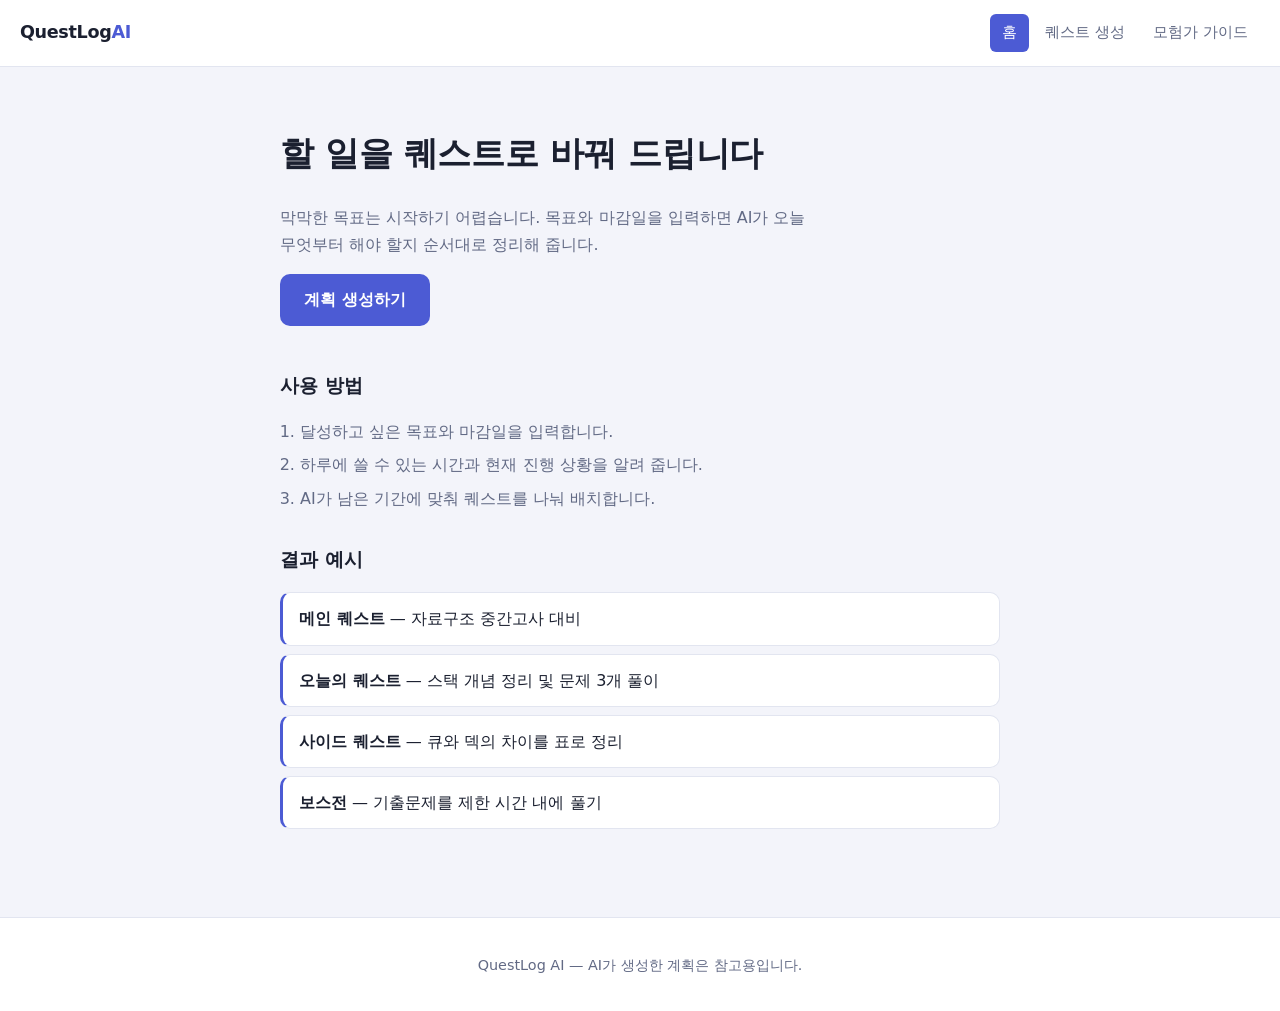
<file: index.html>
<!DOCTYPE html>
<html lang="ko">
<head>
  <meta charset="UTF-8">
  <meta name="viewport" content="width=device-width, initial-scale=1.0">
  <title>QuestLog AI — 할 일을 퀘스트로</title>
  <meta name="description" content="목표와 마감일을 입력하면 AI가 RPG 퀘스트 형식의 실행 계획으로 바꿔 줍니다.">
  <link rel="stylesheet" href="/css/style.css">
</head>
<body>
  <header class="site-header">
    <a class="brand" href="/index.html">QuestLog<span>AI</span></a>
    <nav class="site-nav">
      <a href="/index.html" class="is-active">홈</a>
      <a href="/planner.html">퀘스트 생성</a>
      <a href="/guide.html">모험가 가이드</a>
    </nav>
  </header>

  <main>
    <section class="hero">
      <h1>할 일을 퀘스트로 바꿔 드립니다</h1>
      <p>
        막막한 목표는 시작하기 어렵습니다. 목표와 마감일을 입력하면
        AI가 오늘 무엇부터 해야 할지 순서대로 정리해 줍니다.
      </p>
      <a class="btn btn-primary" href="/planner.html">계획 생성하기</a>
    </section>

    <section>
      <h2>사용 방법</h2>
      <ol class="steps">
        <li>달성하고 싶은 목표와 마감일을 입력합니다.</li>
        <li>하루에 쓸 수 있는 시간과 현재 진행 상황을 알려 줍니다.</li>
        <li>AI가 남은 기간에 맞춰 퀘스트를 나눠 배치합니다.</li>
      </ol>
    </section>

    <section>
      <h2>결과 예시</h2>
      <ul class="example">
        <li><strong>메인 퀘스트</strong> — 자료구조 중간고사 대비</li>
        <li><strong>오늘의 퀘스트</strong> — 스택 개념 정리 및 문제 3개 풀이</li>
        <li><strong>사이드 퀘스트</strong> — 큐와 덱의 차이를 표로 정리</li>
        <li><strong>보스전</strong> — 기출문제를 제한 시간 내에 풀기</li>
      </ul>
    </section>
  </main>

  <footer class="site-footer">
    <p>QuestLog AI — AI가 생성한 계획은 참고용입니다.</p>
  </footer>
</body>
</html>
</file>
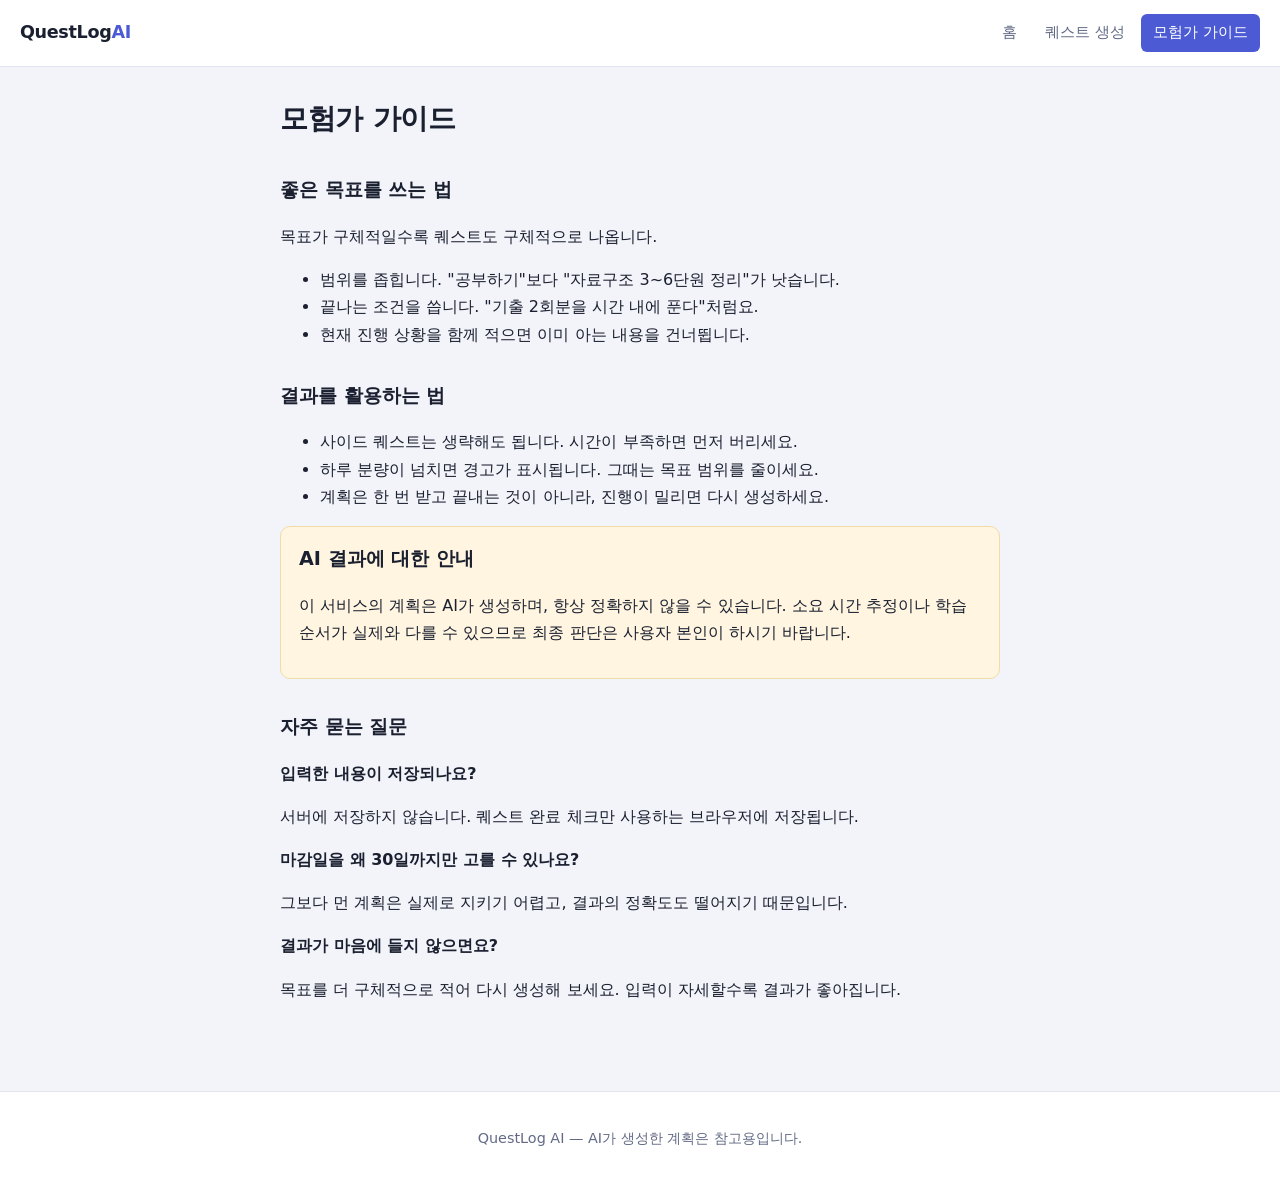
<file: guide.html>
<!DOCTYPE html>
<html lang="ko">
<head>
  <meta charset="UTF-8">
  <meta name="viewport" content="width=device-width, initial-scale=1.0">
  <title>모험가 가이드 — QuestLog AI</title>
  <link rel="stylesheet" href="/css/style.css">
</head>
<body>
  <header class="site-header">
    <a class="brand" href="/index.html">QuestLog<span>AI</span></a>
    <nav class="site-nav">
      <a href="/index.html">홈</a>
      <a href="/planner.html">퀘스트 생성</a>
      <a href="/guide.html" class="is-active">모험가 가이드</a>
    </nav>
  </header>

  <main>
    <h1>모험가 가이드</h1>

    <section>
      <h2>좋은 목표를 쓰는 법</h2>
      <p>목표가 구체적일수록 퀘스트도 구체적으로 나옵니다.</p>
      <ul>
        <li>범위를 좁힙니다. "공부하기"보다 "자료구조 3~6단원 정리"가 낫습니다.</li>
        <li>끝나는 조건을 씁니다. "기출 2회분을 시간 내에 푼다"처럼요.</li>
        <li>현재 진행 상황을 함께 적으면 이미 아는 내용을 건너뜁니다.</li>
      </ul>
    </section>

    <section>
      <h2>결과를 활용하는 법</h2>
      <ul>
        <li>사이드 퀘스트는 생략해도 됩니다. 시간이 부족하면 먼저 버리세요.</li>
        <li>하루 분량이 넘치면 경고가 표시됩니다. 그때는 목표 범위를 줄이세요.</li>
        <li>계획은 한 번 받고 끝내는 것이 아니라, 진행이 밀리면 다시 생성하세요.</li>
      </ul>
    </section>

    <section class="notice">
      <h2>AI 결과에 대한 안내</h2>
      <p>
        이 서비스의 계획은 AI가 생성하며, 항상 정확하지 않을 수 있습니다.
        소요 시간 추정이나 학습 순서가 실제와 다를 수 있으므로
        최종 판단은 사용자 본인이 하시기 바랍니다.
      </p>
    </section>

    <section>
      <h2>자주 묻는 질문</h2>

      <h3>입력한 내용이 저장되나요?</h3>
      <p>서버에 저장하지 않습니다. 퀘스트 완료 체크만 사용하는 브라우저에 저장됩니다.</p>

      <h3>마감일을 왜 30일까지만 고를 수 있나요?</h3>
      <p>그보다 먼 계획은 실제로 지키기 어렵고, 결과의 정확도도 떨어지기 때문입니다.</p>

      <h3>결과가 마음에 들지 않으면요?</h3>
      <p>목표를 더 구체적으로 적어 다시 생성해 보세요. 입력이 자세할수록 결과가 좋아집니다.</p>
    </section>
  </main>

  <footer class="site-footer">
    <p>QuestLog AI — AI가 생성한 계획은 참고용입니다.</p>
  </footer>
</body>
</html>
</file>
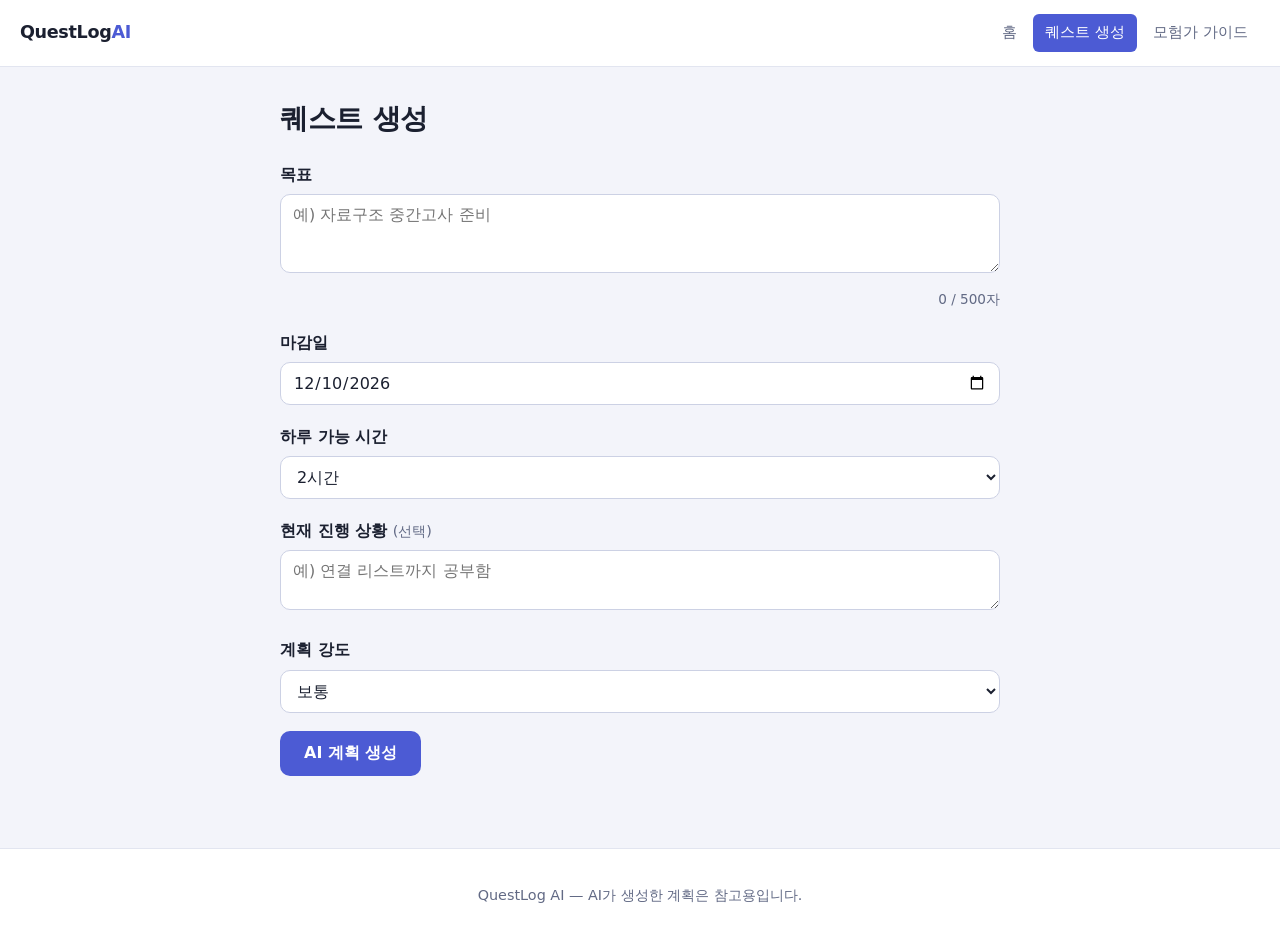
<file: planner.html>
<!DOCTYPE html>
<html lang="ko">
<head>
  <meta charset="UTF-8">
  <meta name="viewport" content="width=device-width, initial-scale=1.0">
  <title>퀘스트 생성 — QuestLog AI</title>
  <link rel="stylesheet" href="/css/style.css">
</head>
<body>
  <header class="site-header">
    <a class="brand" href="/index.html">QuestLog<span>AI</span></a>
    <nav class="site-nav">
      <a href="/index.html">홈</a>
      <a href="/planner.html" class="is-active">퀘스트 생성</a>
      <a href="/guide.html">모험가 가이드</a>
    </nav>
  </header>

  <main>
    <h1>퀘스트 생성</h1>

    <form id="plan-form" novalidate>
      <div class="field">
        <label for="goal">목표</label>
        <textarea id="goal" name="goal" rows="3" maxlength="500"
                  placeholder="예) 자료구조 중간고사 준비"></textarea>
        <p class="hint"><span id="goal-count">0</span> / 500자</p>
      </div>

      <div class="field">
        <label for="deadline">마감일</label>
        <input type="date" id="deadline" name="deadline">
      </div>

      <div class="field">
        <label for="dailyHours">하루 가능 시간</label>
        <select id="dailyHours" name="dailyHours">
          <option value="30">30분</option>
          <option value="60">1시간</option>
          <option value="120" selected>2시간</option>
          <option value="180">3시간</option>
          <option value="240">4시간</option>
          <option value="360">6시간</option>
        </select>
      </div>

      <div class="field">
        <label for="progress">현재 진행 상황 <span class="optional">(선택)</span></label>
        <textarea id="progress" name="progress" rows="2" maxlength="300"
                  placeholder="예) 연결 리스트까지 공부함"></textarea>
      </div>

      <div class="field">
        <label for="intensity">계획 강도</label>
        <select id="intensity" name="intensity">
          <option value="light">여유롭게</option>
          <option value="normal" selected>보통</option>
          <option value="hard">빡세게</option>
        </select>
      </div>

      <button type="submit" class="btn btn-primary" id="submit-btn">AI 계획 생성</button>
    </form>

    <!-- 상태 표시 영역 -->
    <p id="status" class="status" role="status" aria-live="polite" hidden></p>
    <p id="error" class="error" role="alert" hidden></p>

    <section id="result" hidden aria-labelledby="plan-title">
      <p id="restored-note" class="restored-note" hidden>
        이전에 생성한 계획입니다. 새로 만들려면 위에서 다시 생성하세요.
      </p>

      <!-- 메인 퀘스트 -->
      <div class="quest-banner">
        <p class="banner-label">메인 퀘스트</p>
        <h2 id="plan-title"></h2>
        <p id="plan-summary" class="banner-summary"></p>
        <ul class="banner-meta">
          <li id="meta-dday"></li>
          <li id="meta-budget"></li>
        </ul>
      </div>

      <!-- 진행도 (브라우저에만 저장) -->
      <div class="xp">
        <div class="xp-head">
          <span>모험 진행도</span>
          <span id="xp-text"></span>
        </div>
        <div class="xp-track"
             role="progressbar" aria-valuemin="0" aria-valuemax="100"
             aria-valuenow="0" aria-label="퀘스트 완료 진행도">
          <div class="xp-fill" id="xp-fill"></div>
        </div>
      </div>

      <p id="budget-warning" class="warning" hidden></p>

      <h3 class="section-title">퀘스트 여정</h3>
      <ol class="timeline" id="timeline"></ol>

      <h3 class="section-title">보스전</h3>
      <div class="boss" id="boss"></div>

      <h3 class="section-title">마지막 점검</h3>
      <ul class="checklist" id="checklist"></ul>

      <h3 class="section-title">주의사항</h3>
      <ul class="cautions" id="cautions"></ul>
    </section>
  </main>

  <footer class="site-footer">
    <p>QuestLog AI — AI가 생성한 계획은 참고용입니다.</p>
  </footer>

  <script src="/js/planner.js"></script>
</body>
</html>
</file>
<file: css/style.css>
/*
  QuestLog AI — 스타일

  색은 전부 :root 의 변수로 관리한다.
  Phase 7에서 다크 모드를 추가할 때 변수 값만 바꾸면 되도록 하기 위함이다.
*/

:root {
  --bg: #f3f4fa;
  --surface: #ffffff;
  --surface-alt: #f8f9fd;
  --ink: #1b2030;
  --muted: #626a85;
  --line: #e2e5f0;

  --brand: #4c5bd4;
  --brand-dark: #3a47b8;
  --brand-soft: #eceefc;

  --gold: #a8790a;
  --gold-soft: #fdf3dc;

  --danger: #b3242f;
  --danger-soft: #fdeaec;
  --warn: #8a5a00;
  --warn-soft: #fff5e0;

  --radius: 10px;
  --shadow: 0 1px 2px rgba(27, 32, 48, 0.06), 0 4px 12px rgba(27, 32, 48, 0.04);
}

* { box-sizing: border-box; }

body {
  margin: 0;
  font-family: system-ui, "Segoe UI", "Malgun Gothic", sans-serif;
  line-height: 1.7;
  color: var(--ink);
  background: var(--bg);
}

main {
  max-width: 760px;
  margin: 0 auto;
  padding: 28px 20px 72px;
}

h1 { font-size: 1.75rem; margin-top: 0; letter-spacing: -0.01em; }
h2 { font-size: 1.2rem; margin-top: 2rem; }
h3 { font-size: 1rem; margin-bottom: 0.3rem; }

/* ── 헤더 / 네비게이션 ─────────────────────────────── */

.site-header {
  display: flex;
  flex-wrap: wrap;
  align-items: center;
  justify-content: space-between;
  gap: 8px 16px;
  padding: 14px 20px;
  background: var(--surface);
  border-bottom: 1px solid var(--line);
}

.brand {
  font-weight: 700;
  font-size: 1.1rem;
  text-decoration: none;
  color: var(--ink);
  letter-spacing: -0.02em;
}
.brand span { color: var(--brand); }

.site-nav { display: flex; flex-wrap: wrap; gap: 4px; }

.site-nav a {
  padding: 6px 12px;
  border-radius: 6px;
  text-decoration: none;
  color: var(--muted);
  font-size: 0.95rem;
}
.site-nav a:hover { background: var(--brand-soft); color: var(--brand-dark); }
.site-nav a.is-active { background: var(--brand); color: #fff; }

/* ── 홈 ───────────────────────────────────────────── */

.hero { padding: 36px 0 12px; }
.hero h1 { font-size: 2.1rem; line-height: 1.35; }
.hero p { color: var(--muted); max-width: 52ch; }

.steps { padding-left: 20px; color: var(--muted); }
.steps li { margin-bottom: 6px; }

.example { list-style: none; padding-left: 0; }
.example li {
  padding: 12px 16px;
  background: var(--surface);
  border: 1px solid var(--line);
  border-left: 3px solid var(--brand);
  border-radius: var(--radius);
  margin-bottom: 8px;
}

/* ── 버튼 ─────────────────────────────────────────── */

.btn {
  display: inline-block;
  padding: 12px 24px;
  border: 0;
  border-radius: var(--radius);
  font-size: 1rem;
  font-family: inherit;
  font-weight: 600;
  cursor: pointer;
  text-decoration: none;
}
.btn-primary { background: var(--brand); color: #fff; }
.btn-primary:hover { background: var(--brand-dark); }
.btn:disabled { background: #a9aecd; cursor: not-allowed; }

/* ── 폼 ───────────────────────────────────────────── */

.field { margin-bottom: 18px; }

.field label { display: block; font-weight: 600; margin-bottom: 6px; }
.optional { font-weight: 400; color: var(--muted); font-size: 0.9rem; }

.field textarea,
.field input,
.field select {
  width: 100%;
  padding: 10px 12px;
  font-size: 1rem;
  font-family: inherit;
  color: var(--ink);
  border: 1px solid #ccd1e4;
  border-radius: var(--radius);
  background: var(--surface);
}
.field textarea:focus,
.field input:focus,
.field select:focus {
  outline: 2px solid var(--brand);
  outline-offset: -1px;
  border-color: var(--brand);
}
.field textarea { resize: vertical; }

.field.has-error textarea,
.field.has-error input,
.field.has-error select { border-color: var(--danger); }

.hint { margin: 6px 0 0; font-size: 0.85rem; color: var(--muted); text-align: right; }

/* ── 상태 메시지 ──────────────────────────────────── */

.status, .error, .warning, .restored-note {
  margin: 18px 0;
  padding: 12px 16px;
  border-radius: var(--radius);
  font-size: 0.95rem;
}
.status { background: var(--brand-soft); color: var(--brand-dark); }
.error { background: var(--danger-soft); color: var(--danger); }
.warning { background: var(--warn-soft); color: var(--warn); border: 1px solid #f0dca6; }
.restored-note { background: var(--surface-alt); color: var(--muted); border: 1px dashed var(--line); }

/* ── 메인 퀘스트 배너 ─────────────────────────────── */

.quest-banner {
  margin-top: 28px;
  padding: 22px 24px;
  background: linear-gradient(135deg, #3a47b8, #5b6cff);
  color: #fff;
  border-radius: var(--radius);
  box-shadow: var(--shadow);
}
.banner-label {
  margin: 0;
  font-size: 0.78rem;
  font-weight: 700;
  letter-spacing: 0.12em;
  text-transform: uppercase;
  color: #c9d0ff;
}
.quest-banner h2 { margin: 4px 0 8px; font-size: 1.5rem; color: #fff; }
.banner-summary { margin: 0; color: #dfe3ff; }

.banner-meta {
  display: flex;
  flex-wrap: wrap;
  gap: 8px 20px;
  margin: 16px 0 0;
  padding: 0;
  list-style: none;
  font-size: 0.9rem;
  color: #c9d0ff;
}

/* ── 진행도(XP) ───────────────────────────────────── */

.xp { margin-top: 18px; }

.xp-head {
  display: flex;
  justify-content: space-between;
  font-size: 0.9rem;
  font-weight: 600;
  color: var(--muted);
  margin-bottom: 6px;
}

.xp-track {
  height: 12px;
  background: var(--line);
  border-radius: 999px;
  overflow: hidden;
}
.xp-fill {
  height: 100%;
  width: 0;
  background: linear-gradient(90deg, #d6a52a, #f2cf62);
  border-radius: 999px;
  transition: width 0.35s ease;
}

/* ── 타임라인 ─────────────────────────────────────── */

.section-title {
  margin: 32px 0 12px;
  font-size: 0.8rem;
  font-weight: 700;
  letter-spacing: 0.12em;
  text-transform: uppercase;
  color: var(--muted);
}

.timeline { list-style: none; margin: 0; padding: 0; }
.timeline-item { margin-bottom: 22px; }

.day-label {
  display: flex;
  flex-wrap: wrap;
  align-items: center;
  gap: 8px;
  margin: 0 0 8px;
  font-weight: 700;
  font-size: 0.95rem;
}

.day-badge {
  padding: 2px 8px;
  border-radius: 999px;
  background: var(--warn-soft);
  color: var(--warn);
  border: 1px solid #f0dca6;
  font-size: 0.78rem;
  font-weight: 600;
}

/* ── 퀘스트 카드 ──────────────────────────────────── */

.quest-card {
  padding: 14px 16px;
  margin-bottom: 8px;
  background: var(--surface);
  border: 1px solid var(--line);
  border-left: 3px solid var(--brand);
  border-radius: var(--radius);
  box-shadow: var(--shadow);
}

/* 사이드 퀘스트는 생략 가능한 항목이므로 시각적으로도 부차적으로 보여야 한다. */
.quest-card-side {
  background: var(--surface-alt);
  border-left-style: dashed;
  border-left-color: #a9aecd;
  box-shadow: none;
}

.quest-card-boss {
  border: 1px solid #e3cf95;
  border-left: 3px solid var(--gold);
  background: var(--gold-soft);
}

.quest-card.is-done { opacity: 0.55; }
.quest-card.is-done .quest-title { text-decoration: line-through; }

.quest-card-head {
  display: flex;
  flex-wrap: wrap;
  align-items: center;
  gap: 6px;
  margin-bottom: 8px;
}

.tag {
  padding: 2px 8px;
  border-radius: 999px;
  font-size: 0.75rem;
  font-weight: 600;
}
.tag-main { background: var(--brand-soft); color: var(--brand-dark); }
.tag-side { background: #e9ebf2; color: var(--muted); }
.tag-boss { background: #f3e2b4; color: var(--gold); }

.tag-priority { background: transparent; border: 1px solid var(--line); color: var(--muted); }
.tag-high { border-color: #e7b3b8; color: var(--danger); }

.quest-time { margin-left: auto; font-size: 0.85rem; color: var(--muted); }

.quest-title-row {
  display: flex;
  align-items: flex-start;
  gap: 10px;
}

.quest-check {
  width: 18px;
  height: 18px;
  margin: 4px 0 0;
  flex: 0 0 auto;
  accent-color: var(--brand);
  cursor: pointer;
}

.quest-title {
  font-weight: 600;
  font-size: 1.02rem;
  cursor: pointer;
}

.quest-detail {
  margin: 6px 0 0 28px;
  color: var(--muted);
  font-size: 0.93rem;
}

/* ── 점검 목록 / 주의사항 ─────────────────────────── */

.checklist, .cautions {
  margin: 0;
  padding-left: 20px;
  color: var(--muted);
}
.checklist li, .cautions li { margin-bottom: 4px; }

/* ── 안내 박스 ────────────────────────────────────── */

.notice {
  padding: 16px 18px;
  background: var(--warn-soft);
  border: 1px solid #f0dca6;
  border-radius: var(--radius);
}
.notice h2 { margin-top: 0; }

/* ── 푸터 ─────────────────────────────────────────── */

.site-footer {
  padding: 20px;
  text-align: center;
  color: var(--muted);
  font-size: 0.9rem;
  border-top: 1px solid var(--line);
  background: var(--surface);
}

/* ── 반응형 ───────────────────────────────────────── */

@media (max-width: 600px) {
  main { padding: 20px 16px 56px; }

  .site-header { flex-direction: column; align-items: flex-start; }

  .hero { padding: 24px 0 8px; }
  .hero h1 { font-size: 1.65rem; }

  .btn { width: 100%; text-align: center; }

  .quest-banner { padding: 18px; }
  .quest-banner h2 { font-size: 1.25rem; }

  /* 좁은 화면에서는 소요 시간을 다음 줄로 내린다. */
  .quest-time { margin-left: 0; width: 100%; }

  .quest-detail { margin-left: 0; }
}
</file>
